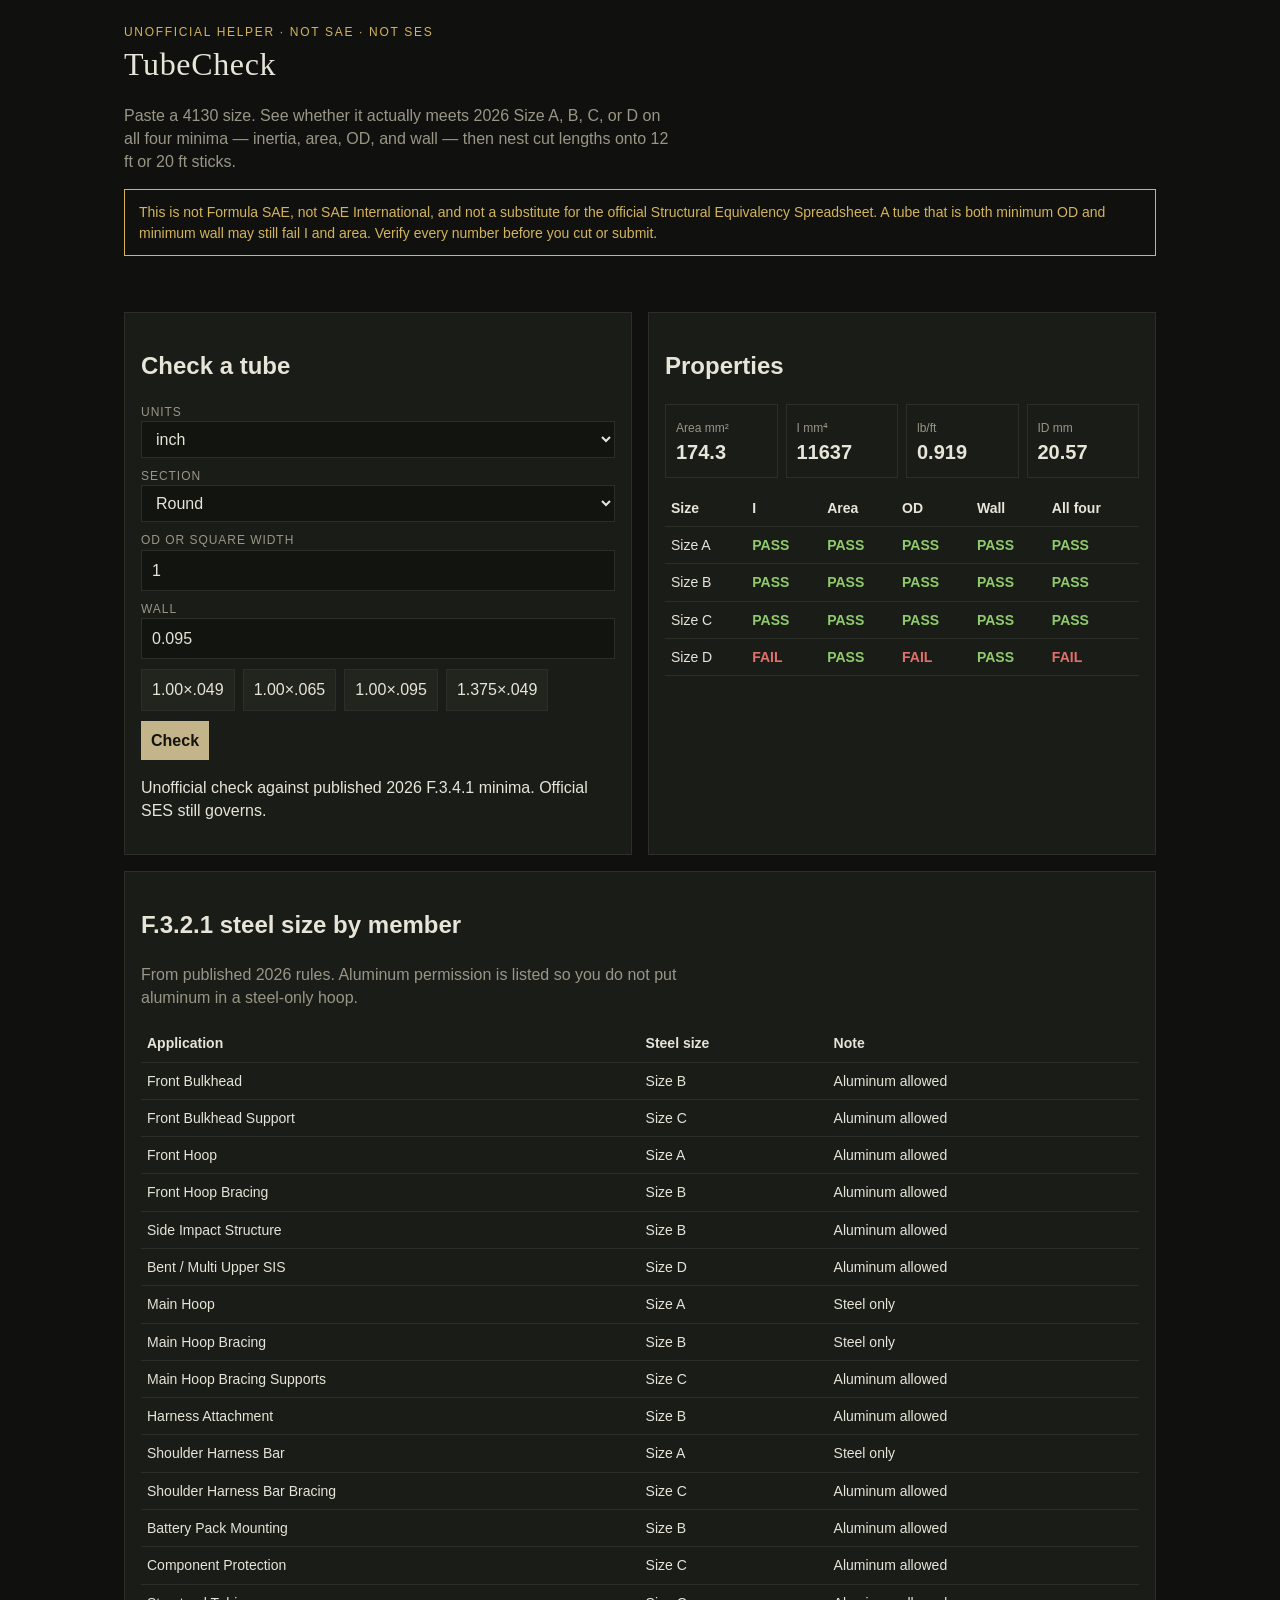
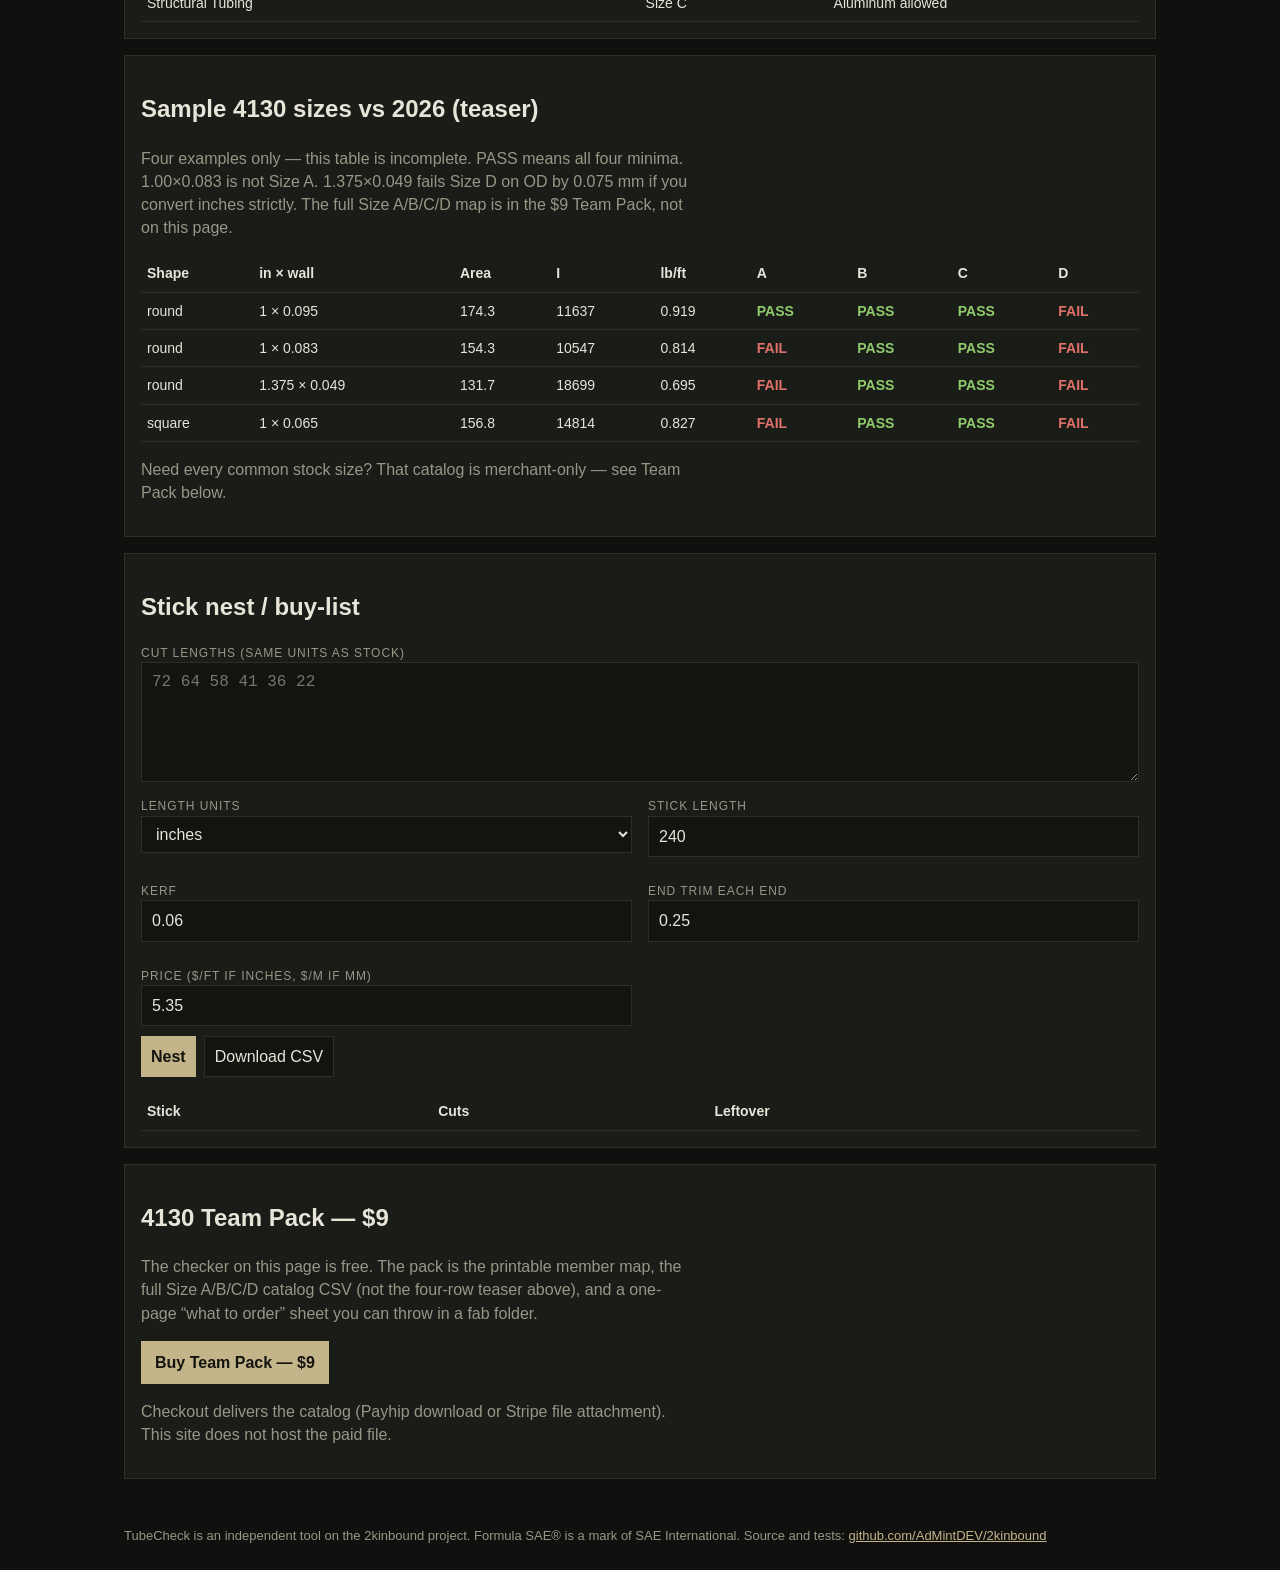
<file: docs/index.html>
<!DOCTYPE html>
<html lang="en">
<head>
  <meta charset="UTF-8" />
  <meta name="viewport" content="width=device-width, initial-scale=1" />
  <title>TubeCheck — FSAE 2026 steel tube checker</title>
  <meta name="description" content="Unofficial Formula SAE 2026 F.3.4 Size A/B/C/D checker for 4130 round and square tube, plus a stick nest buy-list." />
  <link rel="stylesheet" href="./styles.css" />
</head>
<body>
  <header>
    <div class="kicker">Unofficial helper · not SAE · not SES</div>
    <h1>TubeCheck</h1>
    <p class="lede">Paste a 4130 size. See whether it actually meets 2026 Size A, B, C, or D on all four minima — inertia, area, OD, and wall — then nest cut lengths onto 12 ft or 20 ft sticks.</p>
    <div class="disclaimer">This is not Formula SAE, not SAE International, and not a substitute for the official Structural Equivalency Spreadsheet. A tube that is both minimum OD and minimum wall may still fail I and area. Verify every number before you cut or submit.</div>
  </header>
  <main>
    <div class="grid">
      <section class="panel">
        <h2>Check a tube</h2>
        <label for="units">Units</label>
        <select id="units"><option value="in">inch</option><option value="mm">mm</option></select>
        <label for="shape">Section</label>
        <select id="shape"><option value="round">Round</option><option value="square">Square</option></select>
        <label for="od">OD or square width</label>
        <input id="od" type="number" step="0.001" value="1" />
        <label for="wall">Wall</label>
        <input id="wall" type="number" step="0.001" value="0.095" />
        <div class="chips row">
          <button type="button" onclick="applyPreset(1,0.049,'round')">1.00×.049</button>
          <button type="button" onclick="applyPreset(1,0.065,'round')">1.00×.065</button>
          <button type="button" onclick="applyPreset(1,0.095,'round')">1.00×.095</button>
          <button type="button" onclick="applyPreset(1.375,0.049,'round')">1.375×.049</button>
        </div>
        <div class="row"><button class="primary" id="run" type="button">Check</button></div>
        <p id="check-status"></p>
      </section>
      <section class="panel">
        <h2>Properties</h2>
        <div class="metrics">
          <div class="metric"><span>Area mm²</span><b id="m-area">—</b></div>
          <div class="metric"><span>I mm⁴</span><b id="m-i">—</b></div>
          <div class="metric"><span>lb/ft</span><b id="m-mass">—</b></div>
          <div class="metric"><span>ID mm</span><b id="m-id">—</b></div>
        </div>
        <table>
          <thead><tr><th>Size</th><th>I</th><th>Area</th><th>OD</th><th>Wall</th><th>All four</th></tr></thead>
          <tbody id="size-rows"></tbody>
        </table>
      </section>
    </div>

    <section class="panel" style="margin-top:16px">
      <h2>F.3.2.1 steel size by member</h2>
      <p class="lede">From published 2026 rules. Aluminum permission is listed so you do not put aluminum in a steel-only hoop.</p>
      <table>
        <thead><tr><th>Application</th><th>Steel size</th><th>Note</th></tr></thead>
        <tbody id="app-rows"></tbody>
      </table>
    </section>

    <section class="panel" style="margin-top:16px">
      <h2>Sample 4130 sizes vs 2026 (teaser)</h2>
      <p class="lede">Four examples only — this table is incomplete. PASS means all four minima. 1.00×0.083 is not Size A. 1.375×0.049 fails Size D on OD by 0.075 mm if you convert inches strictly. The full Size A/B/C/D map is in the $9 Team Pack, not on this page.</p>
      <table>
        <thead><tr><th>Shape</th><th>in × wall</th><th>Area</th><th>I</th><th>lb/ft</th><th>A</th><th>B</th><th>C</th><th>D</th></tr></thead>
        <tbody id="cat-rows"></tbody>
      </table>
      <p class="lede">Need every common stock size? That catalog is merchant-only — see Team Pack below.</p>
    </section>

    <section class="panel" style="margin-top:16px">
      <h2>Stick nest / buy-list</h2>
      <label for="cuts">Cut lengths (same units as stock)</label>
      <textarea id="cuts" placeholder="72 64 58 41 36 22"></textarea>
      <div class="grid">
        <div>
          <label for="nest-units">Length units</label>
          <select id="nest-units"><option value="in">inches</option><option value="mm">mm</option></select>
        </div>
        <div>
          <label for="stock">Stick length</label>
          <input id="stock" type="number" value="240" />
        </div>
        <div>
          <label for="kerf">Kerf</label>
          <input id="kerf" type="number" step="0.01" value="0.06" />
        </div>
        <div>
          <label for="trim">End trim each end</label>
          <input id="trim" type="number" step="0.01" value="0.25" />
        </div>
        <div>
          <label for="price">Price ($/ft if inches, $/m if mm)</label>
          <input id="price" type="number" step="0.01" value="5.35" />
        </div>
      </div>
      <div class="row">
        <button class="primary" id="nest-run" type="button">Nest</button>
        <button id="nest-dl" type="button">Download CSV</button>
      </div>
      <p id="nest-status"></p>
      <table>
        <thead><tr><th>Stick</th><th>Cuts</th><th>Leftover</th></tr></thead>
        <tbody id="nest-out"></tbody>
      </table>
    </section>

    <section class="panel" style="margin-top:16px">
      <h2>4130 Team Pack — $9</h2>
      <p class="lede">The checker on this page is free. The pack is the printable member map, the full Size A/B/C/D catalog CSV (not the four-row teaser above), and a one-page “what to order” sheet you can throw in a fab folder.</p>
      <div class="row"><a class="primary" id="buy" href="./pack.html" style="display:inline-block;text-decoration:none;padding:10px 14px;">Open Team Pack page</a></div>
      <p id="pay-note" class="lede"></p>
    </section>
  </main>
  <footer>
    TubeCheck is an independent tool on the 2kinbound project. Formula SAE® is a mark of SAE International. Source and tests: <a href="https://github.com/AdMintDEV/2kinbound">github.com/AdMintDEV/2kinbound</a>
  </footer>
  <script src="./config.js"></script>
  <script src="./app.js"></script>
</body>
</html>
</file>
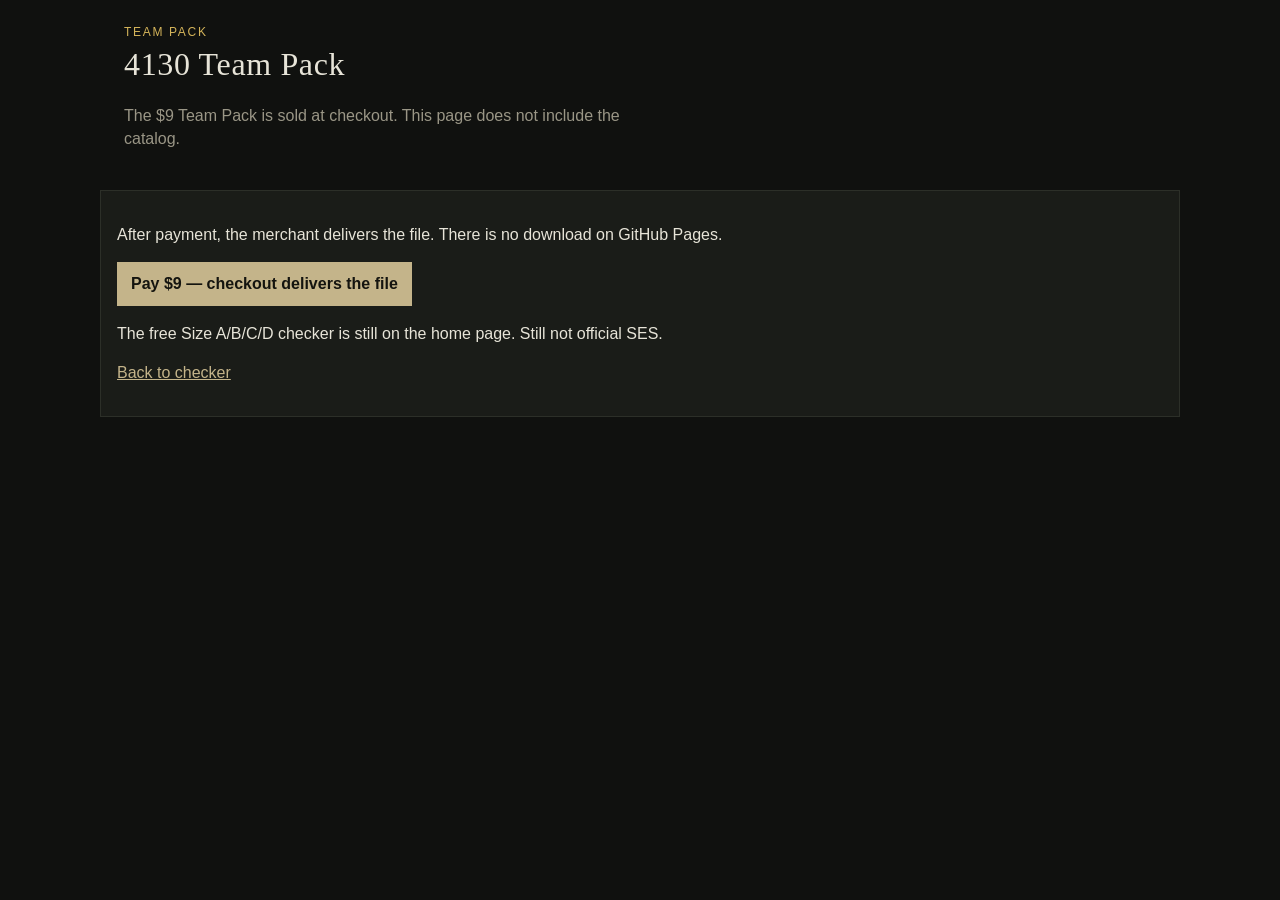
<file: docs/pack.html>
<!DOCTYPE html>
<html lang="en">
<head>
  <meta charset="UTF-8" />
  <meta name="viewport" content="width=device-width, initial-scale=1" />
  <title>4130 Team Pack</title>
  <link rel="stylesheet" href="./styles.css" />
</head>
<body>
  <header>
    <div class="kicker">Team Pack</div>
    <h1>4130 Team Pack</h1>
    <p class="lede" id="gate">The Team Pack is not hosted on this site.</p>
  </header>
  <main class="panel">
    <p id="pack-detail">Paid files are delivered by the merchant after checkout. This page is a thank-you / status landing only.</p>
    <p id="pack-cta"></p>
    <p>The free Size A/B/C/D checker is still on the home page. Still not official SES.</p>
    <p><a href="./index.html">Back to checker</a></p>
  </main>
  <script src="./config.js"></script>
  <script src="./pack.js"></script>
  <script>
    window.TUBECHECK_PACK.renderPackPage(
      document,
      window.TUBECHECK_PAY || {},
      new URLSearchParams(location.search)
    );
  </script>
</body>
</html>
</file>
<file: docs/styles.css>
:root {
  --bg: #10110f;
  --panel: #1a1c18;
  --ink: #e7e4d8;
  --muted: #9a9686;
  --line: #2c2f28;
  --go: #8fca6b;
  --stop: #e0716a;
  --warn: #d4b45a;
  --accent: #c4b48a;
}
* { box-sizing: border-box; }
html, body { margin: 0; background: var(--bg); color: var(--ink); font-family: "Segoe UI", Corbel, sans-serif; }
body { line-height: 1.45; }
a { color: var(--accent); }
header, main, footer { max-width: 1080px; margin: 0 auto; padding: 24px; }
header h1 { font-family: "Iowan Old Style", Georgia, serif; font-weight: 500; margin: 0 0 8px; letter-spacing: 0.02em; }
.kicker { color: var(--warn); font-size: 12px; letter-spacing: 0.14em; text-transform: uppercase; }
.lede { color: var(--muted); max-width: 62ch; }
.disclaimer {
  border: 1px solid var(--warn);
  color: var(--warn);
  padding: 12px 14px;
  margin: 16px 0 8px;
  font-size: 14px;
}
.grid { display: grid; grid-template-columns: 1fr 1fr; gap: 16px; }
.panel { background: var(--panel); border: 1px solid var(--line); padding: 16px; }
label { display: block; font-size: 12px; color: var(--muted); text-transform: uppercase; letter-spacing: 0.08em; margin-top: 10px; }
input, select, textarea, button {
  font: inherit; color: var(--ink); background: #121410; border: 1px solid var(--line); padding: 8px 10px; width: 100%;
}
textarea { min-height: 120px; font-family: Consolas, "Courier New", monospace; }
.row { display: flex; gap: 8px; flex-wrap: wrap; margin-top: 10px; }
.row button, .chips button { width: auto; cursor: pointer; }
button.primary, a.primary { background: var(--accent); color: #14140f; font-weight: 700; border: 0; }
.chips button { background: #22241e; }
table { width: 100%; border-collapse: collapse; font-variant-numeric: tabular-nums; }
th, td { text-align: left; padding: 8px 6px; border-bottom: 1px solid var(--line); font-size: 14px; }
.pass { color: var(--go); font-weight: 700; }
.fail { color: var(--stop); font-weight: 700; }
.metrics { display: grid; grid-template-columns: repeat(4, 1fr); gap: 8px; margin: 12px 0; }
.metric { border: 1px solid var(--line); padding: 10px; }
.metric b { display: block; font-size: 20px; }
.metric span { color: var(--muted); font-size: 12px; }
#status { min-height: 1.4em; color: var(--muted); margin-top: 8px; }
footer { color: var(--muted); font-size: 13px; }
@media (max-width: 800px) {
  .grid, .metrics { grid-template-columns: 1fr 1fr; }
}
</file>
